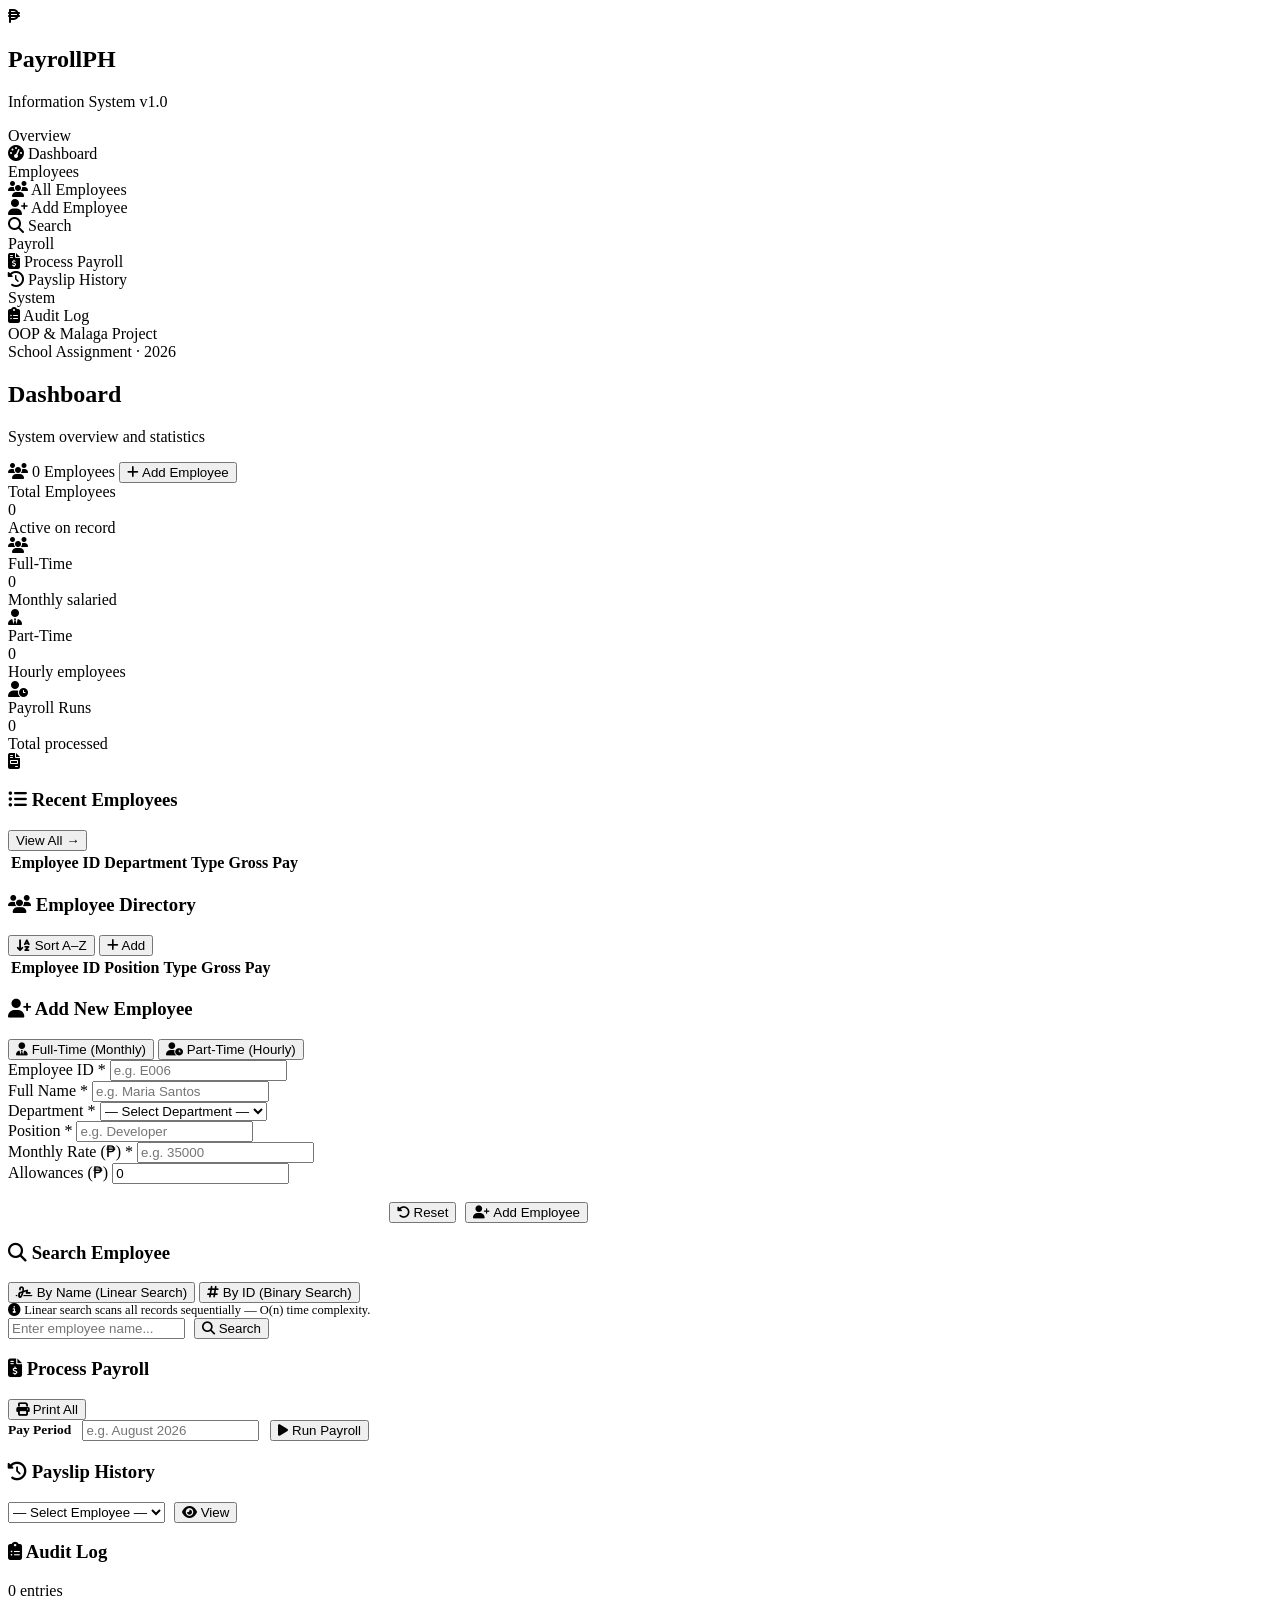
<file: main.html>
<!DOCTYPE html>
<html lang="en">
<head>
    <meta charset="UTF-8">
    <meta name="viewport" content="width=device-width, initial-scale=1.0">
    <title>PayrollPH — Payroll Information System</title>

    <!-- Google Fonts: DM Sans (UI) + DM Mono (numbers/IDs) -->
    <link rel="preconnect" href="https://fonts.googleapis.com">
    <link rel="preconnect" href="https://fonts.gstatic.com" crossorigin>
    <link href="https://fonts.googleapis.com/css2?family=DM+Mono:wght@400;500&family=DM+Sans:wght@300;400;500;600;700&display=swap" rel="stylesheet">

    <!-- Font Awesome (icons) -->
    <link rel="stylesheet" href="https://cdnjs.cloudflare.com/ajax/libs/font-awesome/6.5.0/css/all.min.css">

    <!-- CSS would normally go here (or linked as external file) -->
</head>
<body>

<!-- ══════════════════════════ SIDEBAR ══════════════════════════ -->
<aside class="sidebar">
    <div class="sb-logo">
        <div class="sb-logo-icon"><i class="fas fa-peso-sign"></i></div>
        <div class="sb-logo-text">
            <h1>PayrollPH</h1>
            <p>Information System v1.0</p>
        </div>
    </div>

    <nav class="sb-nav">
        <div class="sb-group-label">Overview</div>
        <div class="sb-item active" data-page="dashboard">
            <i class="fas fa-gauge-high"></i> Dashboard
        </div>

        <div class="sb-group-label">Employees</div>
        <div class="sb-item" data-page="employees">
            <i class="fas fa-users"></i> All Employees
        </div>
        <div class="sb-item" data-page="add">
            <i class="fas fa-user-plus"></i> Add Employee
        </div>
        <div class="sb-item" data-page="search">
            <i class="fas fa-magnifying-glass"></i> Search
        </div>

        <div class="sb-group-label">Payroll</div>
        <div class="sb-item" data-page="payroll">
            <i class="fas fa-file-invoice-dollar"></i> Process Payroll
        </div>
        <div class="sb-item" data-page="history">
            <i class="fas fa-clock-rotate-left"></i> Payslip History
        </div>

        <div class="sb-group-label">System</div>
        <div class="sb-item" data-page="audit">
            <i class="fas fa-clipboard-list"></i> Audit Log
        </div>
    </nav>

    <div class="sb-footer">
        OOP &amp; Malaga Project<br>
        School Assignment · 2026
    </div>
</aside>

<!-- ══════════════════════════ MAIN ══════════════════════════ -->
<main class="main">

    <!-- TOPBAR -->
    <div class="topbar">
        <div class="topbar-left">
            <h2 id="pg-title">Dashboard</h2>
            <p id="pg-sub">System overview and statistics</p>
        </div>
        <div class="topbar-right">
            <span class="badge badge-green" id="emp-badge">
                <i class="fas fa-users"></i> 0 Employees
            </span>
            <button class="btn btn-primary btn-sm" onclick="go('add')">
                <i class="fas fa-plus"></i> Add Employee
            </button>
        </div>
    </div>

    <!-- ════ DASHBOARD ════ -->
    <div class="page active" id="page-dashboard">
        <div class="stats-row">
            <div class="stat-tile">
                <div class="st-body">
                    <div class="st-label">Total Employees</div>
                    <div class="st-value" id="s-total">0</div>
                    <div class="st-sub">Active on record</div>
                </div>
                <div class="st-chip chip-blue"><i class="fas fa-users"></i></div>
            </div>
            <div class="stat-tile">
                <div class="st-body">
                    <div class="st-label">Full-Time</div>
                    <div class="st-value" id="s-ft">0</div>
                    <div class="st-sub">Monthly salaried</div>
                </div>
                <div class="st-chip chip-green"><i class="fas fa-user-tie"></i></div>
            </div>
            <div class="stat-tile">
                <div class="st-body">
                    <div class="st-label">Part-Time</div>
                    <div class="st-value" id="s-pt">0</div>
                    <div class="st-sub">Hourly employees</div>
                </div>
                <div class="st-chip chip-amber"><i class="fas fa-user-clock"></i></div>
            </div>
            <div class="stat-tile">
                <div class="st-body">
                    <div class="st-label">Payroll Runs</div>
                    <div class="st-value" id="s-runs">0</div>
                    <div class="st-sub">Total processed</div>
                </div>
                <div class="st-chip chip-purple"><i class="fas fa-file-invoice"></i></div>
            </div>
        </div>

        <div class="card">
            <div class="card-hd">
                <h3><i class="fas fa-list-ul"></i> Recent Employees</h3>
                <button class="btn btn-outline btn-sm" onclick="go('employees')">View All →</button>
            </div>
            <div class="tbl-wrap">
                <table>
                    <thead>
                        <tr>
                            <th>Employee</th>
                            <th>ID</th>
                            <th>Department</th>
                            <th>Type</th>
                            <th>Gross Pay</th>
                        </tr>
                    </thead>
                    <tbody id="dash-tbody"></tbody>
                </table>
            </div>
        </div>
    </div>

    <!-- ════ ALL EMPLOYEES ════ -->
    <div class="page" id="page-employees">
        <div class="card">
            <div class="card-hd">
                <h3><i class="fas fa-users"></i> Employee Directory</h3>
                <div class="btn-row">
                    <button class="btn btn-outline btn-sm" onclick="doSort()">
                        <i class="fas fa-arrow-down-a-z"></i> Sort A–Z
                    </button>
                    <button class="btn btn-primary btn-sm" onclick="go('add')">
                        <i class="fas fa-plus"></i> Add
                    </button>
                </div>
            </div>
            <div id="emp-alert"></div>
            <div class="tbl-wrap">
                <table>
                    <thead>
                        <tr>
                            <th>Employee</th>
                            <th>ID</th>
                            <th>Position</th>
                            <th>Type</th>
                            <th>Gross Pay</th>
                            <th></th>
                        </tr>
                    </thead>
                    <tbody id="emp-tbody"></tbody>
                </table>
            </div>
        </div>
    </div>

    <!-- ════ ADD EMPLOYEE ════ -->
    <div class="page" id="page-add">
        <div class="card" style="max-width:580px;">
            <div class="card-hd">
                <h3><i class="fas fa-user-plus"></i> Add New Employee</h3>
            </div>
            <div class="card-bd">
                <div id="add-alert"></div>

                <div class="seg">
                    <button class="seg-btn on" id="tgl-ft" onclick="setType('ft')">
                        <i class="fas fa-user-tie"></i> Full-Time (Monthly)
                    </button>
                    <button class="seg-btn" id="tgl-pt" onclick="setType('pt')">
                        <i class="fas fa-user-clock"></i> Part-Time (Hourly)
                    </button>
                </div>

                <div class="form-grid">
                    <div class="fg">
                        <label>Employee ID *</label>
                        <input class="field" id="f-id"   placeholder="e.g. E006" type="text">
                    </div>
                    <div class="fg">
                        <label>Full Name *</label>
                        <input class="field" id="f-name" placeholder="e.g. Maria Santos" type="text">
                    </div>
                    <div class="fg">
                        <label>Department *</label>
                        <select class="field" id="f-dept">
                            <option value="">— Select Department —</option>
                            <option>HR</option>
                            <option>IT</option>
                            <option>Finance</option>
                            <option>Marketing</option>
                            <option>Operations</option>
                            <option>Admin</option>
                        </select>
                    </div>
                    <div class="fg">
                        <label>Position *</label>
                        <input class="field" id="f-pos" placeholder="e.g. Developer" type="text">
                    </div>

                    <!-- Full-Time -->
                    <div class="fg" id="ft-monthly-f">
                        <label>Monthly Rate (₱) *</label>
                        <input class="field" id="f-monthly" placeholder="e.g. 35000" type="number" min="0">
                    </div>
                    <div class="fg" id="ft-allow-f">
                        <label>Allowances (₱)</label>
                        <input class="field" id="f-allow" placeholder="e.g. 3000" type="number" min="0" value="0">
                    </div>

                    <!-- Part-Time (hidden initially) -->
                    <div class="fg" id="pt-hr-f" style="display:none;">
                        <label>Hourly Rate (₱) *</label>
                        <input class="field" id="f-hrate" placeholder="e.g. 150" type="number" min="0">
                    </div>
                    <div class="fg" id="pt-hrs-f" style="display:none;">
                        <label>Hours Worked *</label>
                        <input class="field" id="f-hrs" placeholder="e.g. 80" type="number" min="0">
                    </div>
                </div>

                <div style="display:flex;gap:9px;justify-content:flex-end;margin-top:18px;">
                    <button class="btn btn-outline" onclick="clearForm()">
                        <i class="fas fa-rotate-left"></i> Reset
                    </button>
                    <button class="btn btn-primary" onclick="addEmployee()">
                        <i class="fas fa-user-plus"></i> Add Employee
                    </button>
                </div>
            </div>
        </div>
    </div>

    <!-- ════ SEARCH ════ -->
    <div class="page" id="page-search">
        <div class="card" style="max-width:600px;">
            <div class="card-hd">
                <h3><i class="fas fa-magnifying-glass"></i> Search Employee</h3>
            </div>
            <div class="card-bd">
                <div class="seg">
                    <button class="seg-btn on" id="srch-nm" onclick="setSrch('name')">
                        <i class="fas fa-signature"></i> By Name (Linear Search)
                    </button>
                    <button class="seg-btn" id="srch-id" onclick="setSrch('id')">
                        <i class="fas fa-hashtag"></i> By ID (Binary Search)
                    </button>
                </div>

                <div class="alert alert-info" id="srch-info" style="font-size:12.5px;">
                    <i class="fas fa-info-circle"></i>
                    <span id="srch-info-txt">Linear search scans all records sequentially — O(n) time complexity.</span>
                </div>

                <div style="display:flex;gap:9px;margin-bottom:18px;">
                    <input class="field" id="srch-q" placeholder="Enter employee name...">
                    <button class="btn btn-primary" onclick="doSearch()">
                        <i class="fas fa-search"></i> Search
                    </button>
                </div>
                <div id="srch-out"></div>
            </div>
        </div>
    </div>

    <!-- ════ PROCESS PAYROLL ════ -->
    <div class="page" id="page-payroll">
        <div class="card" style="max-width:820px;">
            <div class="card-hd">
                <h3><i class="fas fa-file-invoice-dollar"></i> Process Payroll</h3>
                <div class="btn-row">
                    <button class="btn btn-outline btn-sm" onclick="window.print()">
                        <i class="fas fa-print"></i> Print All
                    </button>
                </div>
            </div>
            <div class="card-bd">
                <div id="pay-alert"></div>
                <div class="period-bar" style="display:flex;align-items:center;gap:11px;margin-bottom:20px;">
                    <span style="font-weight:600;font-size:13.5px;white-space:nowrap;">Pay Period</span>
                    <input class="field" id="pay-period" style="max-width:200px;" placeholder="e.g. August 2026" type="text">
                    <button class="btn btn-success" onclick="runPayroll()">
                        <i class="fas fa-play"></i> Run Payroll
                    </button>
                </div>
                <div id="pay-out"></div>
            </div>
        </div>
    </div>

    <!-- ════ PAYSLIP HISTORY ════ -->
    <div class="page" id="page-history">
        <div class="card" style="max-width:720px;">
            <div class="card-hd">
                <h3><i class="fas fa-clock-rotate-left"></i> Payslip History</h3>
            </div>
            <div class="card-bd">
                <div style="display:flex;gap:9px;margin-bottom:18px;">
                    <select class="field" id="hist-sel">
                        <option value="">— Select Employee —</option>
                    </select>
                    <button class="btn btn-primary" onclick="viewHistory()">
                        <i class="fas fa-eye"></i> View
                    </button>
                </div>
                <div id="hist-out"></div>
            </div>
        </div>
    </div>

    <!-- ════ AUDIT LOG ════ -->
    <div class="page" id="page-audit">
        <div class="card" style="max-width:700px;">
            <div class="card-hd">
                <h3><i class="fas fa-clipboard-list"></i> Audit Log</h3>
                <span class="badge badge-blue" id="audit-badge">0 entries</span>
            </div>
            <div class="card-bd">
                <div id="audit-out"></div>
            </div>
        </div>
    </div>

</main>

<!-- JavaScript would normally go here (or linked as external file) -->
</body>
</html>
</file>
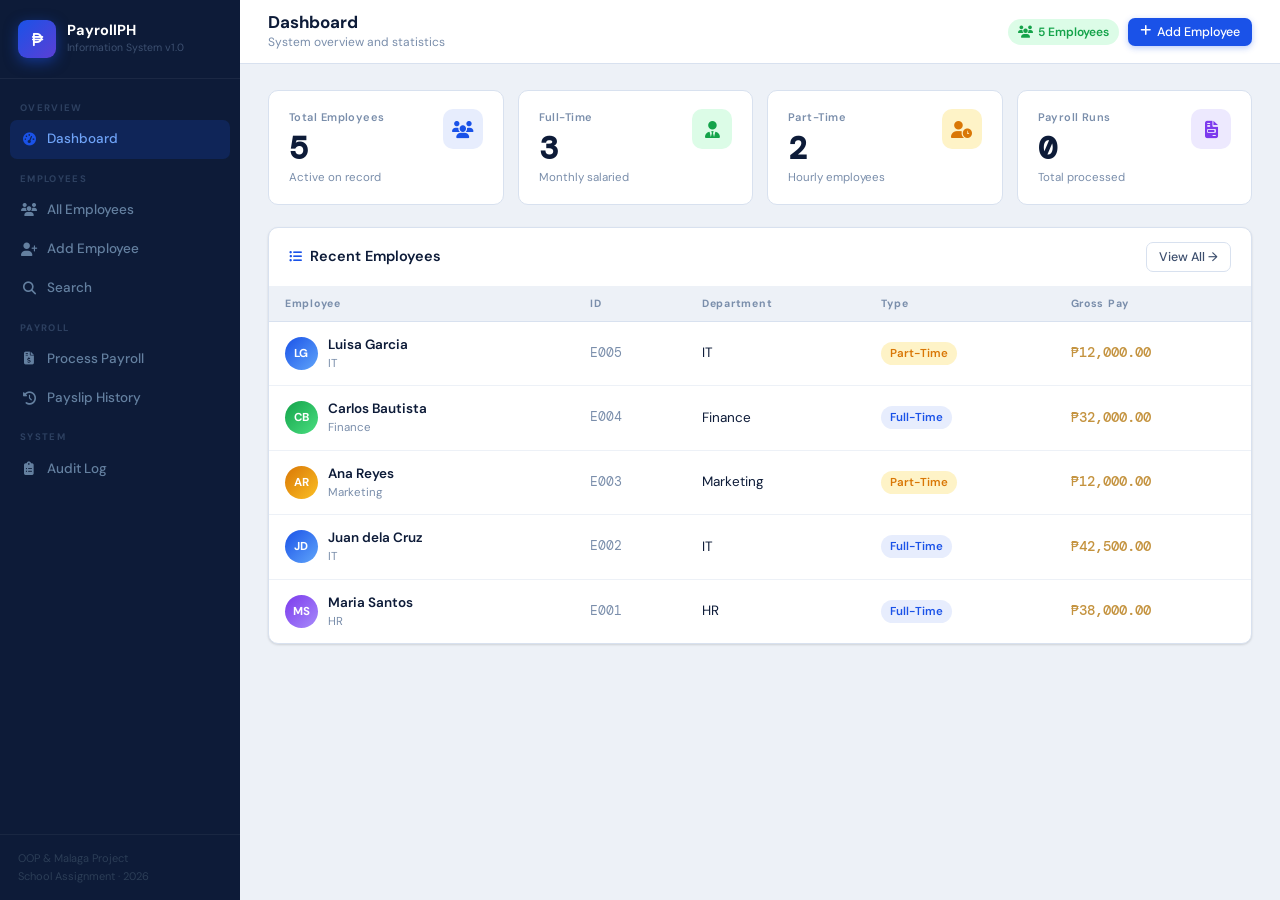
<file: PayrollPH.html>
<!DOCTYPE html>
<html lang="en">
<head>
    <meta charset="UTF-8">
    <meta name="viewport" content="width=device-width, initial-scale=1.0">
    <title>PayrollPH — Payroll Information System</title>

    <!-- Google Fonts: DM Sans (UI) + DM Mono (numbers/IDs) -->
    <link rel="preconnect" href="https://fonts.googleapis.com">
    <link rel="preconnect" href="https://fonts.gstatic.com" crossorigin>
    <link href="https://fonts.googleapis.com/css2?family=DM+Mono:wght@400;500&family=DM+Sans:wght@300;400;500;600;700&display=swap" rel="stylesheet">

    <!-- Font Awesome (icons) -->
    <link rel="stylesheet" href="https://cdnjs.cloudflare.com/ajax/libs/font-awesome/6.5.0/css/all.min.css">

    <style>
    /* ═════════════════════════════════════════════════════
       CSS — DESIGN TOKENS
    ═════════════════════════════════════════════════════ */
    :root {
        --navy:        #0d1b38;
        --navy-mid:    #162445;
        --navy-soft:   #1e3261;
        --blue:        #1a52e8;
        --blue-hover:  #1541c9;
        --blue-light:  #e7edfd;
        --gold:        #c4933f;
        --gold-light:  #fdf3e3;
        --bg:          #edf1f7;
        --surface:     #ffffff;
        --border:      #d8e1ef;
        --border-soft: #edf1f7;
        --text-1:      #0d1b38;
        --text-2:      #3d4f6e;
        --text-3:      #7a8eab;
        --green:       #14a34a;
        --green-light: #dcfce7;
        --red:         #dc2626;
        --red-light:   #fee2e2;
        --amber:       #d97706;
        --amber-light: #fef3c7;
        --purple:      #7c3aed;
        --purple-light:#ede9fe;

        --sidebar-w:   240px;
        --topbar-h:    64px;
        --r:           10px;
        --r-sm:        7px;

        --shadow-sm: 0 1px 2px rgba(0,0,0,.06), 0 1px 3px rgba(0,0,0,.08);
        --shadow:    0 2px 8px rgba(0,0,0,.08), 0 0 0 1px rgba(0,0,0,.03);
        --shadow-md: 0 6px 18px rgba(0,0,0,.1),  0 0 0 1px rgba(0,0,0,.03);
        --shadow-lg: 0 16px 36px rgba(0,0,0,.13), 0 0 0 1px rgba(0,0,0,.03);
    }

    *, *::before, *::after { box-sizing: border-box; margin: 0; padding: 0; }

    html { scroll-behavior: smooth; }

    body {
        font-family: 'DM Sans', sans-serif;
        background: var(--bg);
        color: var(--text-1);
        min-height: 100vh;
        display: flex;
        font-size: 14px;
        line-height: 1.5;
    }

    /* ═════════════════════════════════════════════════════
       SIDEBAR
    ═════════════════════════════════════════════════════ */
    .sidebar {
        width: var(--sidebar-w);
        background: var(--navy);
        color: #8ba0c0;
        position: fixed;
        top: 0; left: 0; bottom: 0;
        display: flex; flex-direction: column;
        z-index: 200;
        overflow-y: auto;
        overflow-x: hidden;
    }

    .sb-logo {
        padding: 20px 18px;
        border-bottom: 1px solid rgba(255,255,255,.06);
        display: flex; align-items: center; gap: 11px;
    }

    .sb-logo-icon {
        width: 38px; height: 38px; border-radius: 9px; flex-shrink: 0;
        background: linear-gradient(135deg, var(--blue) 0%, #5b3fd4 100%);
        display: flex; align-items: center; justify-content: center;
        font-size: 15px; color: #fff;
        box-shadow: 0 4px 14px rgba(26,82,232,.5);
    }

    .sb-logo-text h1 {
        font-size: 14.5px; font-weight: 700; color: #fff; line-height: 1.2;
    }

    .sb-logo-text p {
        font-size: 10.5px; color: #3d5070; margin-top: 1px;
    }

    .sb-nav { padding: 10px 10px; flex: 1; }

    .sb-group-label {
        font-size: 9.5px; font-weight: 700; letter-spacing: .14em;
        text-transform: uppercase; color: #2d4060;
        padding: 12px 10px 5px;
    }

    .sb-item {
        display: flex; align-items: center; gap: 10px;
        padding: 9px 11px;
        border-radius: var(--r-sm);
        cursor: pointer; user-select: none;
        font-size: 13.5px; font-weight: 500; color: #6480a0;
        transition: background .15s, color .15s;
        margin-bottom: 1px;
    }

    .sb-item i { width: 16px; text-align: center; font-size: 13px; flex-shrink: 0; }
    .sb-item:hover { background: rgba(255,255,255,.04); color: #c0d0e0; }
    .sb-item.active { background: rgba(26,82,232,.18); color: #6fa3f7; }
    .sb-item.active i { color: var(--blue); }

    .sb-footer {
        padding: 14px 18px;
        border-top: 1px solid rgba(255,255,255,.05);
        font-size: 11px; color: #2c3e57; line-height: 1.7;
    }

    /* ═════════════════════════════════════════════════════
       MAIN LAYOUT
    ═════════════════════════════════════════════════════ */
    .main { margin-left: var(--sidebar-w); flex: 1; min-width: 0; }

    .topbar {
        height: var(--topbar-h);
        background: var(--surface);
        border-bottom: 1px solid var(--border);
        padding: 0 28px;
        display: flex; align-items: center; justify-content: space-between;
        position: sticky; top: 0; z-index: 100;
        box-shadow: 0 1px 0 var(--border-soft);
    }

    .topbar-left h2 { font-size: 17px; font-weight: 700; line-height: 1.2; }
    .topbar-left p  { font-size: 12px; color: var(--text-3); margin-top: 1px; }
    .topbar-right   { display: flex; gap: 9px; align-items: center; }

    /* ═════════════════════════════════════════════════════
       PAGES
    ═════════════════════════════════════════════════════ */
    .page { display: none; padding: 26px 28px 48px; }
    .page.active {
        display: block;
        animation: pgIn .18s ease;
    }

    @keyframes pgIn {
        from { opacity: 0; transform: translateY(7px); }
        to   { opacity: 1; transform: translateY(0); }
    }

    /* ═════════════════════════════════════════════════════
       STAT ROW (dashboard top — not the SaaS-card kit)
    ═════════════════════════════════════════════════════ */
    .stats-row {
        display: grid;
        grid-template-columns: repeat(4, 1fr);
        gap: 14px; margin-bottom: 22px;
    }

    .stat-tile {
        background: var(--surface);
        border: 1px solid var(--border);
        border-radius: var(--r);
        padding: 18px 20px;
        display: flex; justify-content: space-between; align-items: flex-start;
        transition: box-shadow .15s;
    }

    .stat-tile:hover { box-shadow: var(--shadow-md); }

    .stat-tile .st-body {}
    .st-label { font-size: 11px; font-weight: 600; color: var(--text-3); letter-spacing: .04em; margin-bottom: 6px; }
    .st-value { font-size: 32px; font-weight: 700; line-height: 1; font-family: 'DM Mono', monospace; }
    .st-sub   { font-size: 11.5px; color: var(--text-3); margin-top: 5px; }

    .st-chip {
        width: 40px; height: 40px; border-radius: 10px; flex-shrink: 0;
        display: flex; align-items: center; justify-content: center;
        font-size: 17px;
    }

    .chip-blue   { background: var(--blue-light);   color: var(--blue); }
    .chip-green  { background: var(--green-light);  color: var(--green); }
    .chip-amber  { background: var(--amber-light);  color: var(--amber); }
    .chip-purple { background: var(--purple-light); color: var(--purple); }

    /* ═════════════════════════════════════════════════════
       CARD
    ═════════════════════════════════════════════════════ */
    .card {
        background: var(--surface);
        border: 1px solid var(--border);
        border-radius: var(--r);
        overflow: hidden;
        margin-bottom: 18px;
        box-shadow: var(--shadow-sm);
    }

    .card-hd {
        padding: 14px 20px;
        border-bottom: 1px solid var(--border-soft);
        display: flex; align-items: center; justify-content: space-between; gap: 10px;
    }

    .card-hd h3 {
        font-size: 14.5px; font-weight: 600; color: var(--text-1);
        display: flex; align-items: center; gap: 8px;
    }

    .card-hd h3 i { color: var(--blue); font-size: 13px; }
    .card-bd { padding: 20px; }

    /* ═════════════════════════════════════════════════════
       TABLE — data-forward, no outer cage
    ═════════════════════════════════════════════════════ */
    .tbl-wrap { overflow-x: auto; }

    table { width: 100%; border-collapse: collapse; }

    thead th {
        padding: 9px 16px;
        text-align: left;
        font-size: 10.5px; font-weight: 700; letter-spacing: .07em;
        color: var(--text-3);
        background: var(--bg);
        border-bottom: 1px solid var(--border);
        white-space: nowrap;
    }

    tbody td {
        padding: 13px 16px;
        border-bottom: 1px solid var(--border-soft);
        vertical-align: middle;
        font-size: 13.5px;
    }

    tbody tr:last-child td { border-bottom: none; }
    tbody tr:hover td { background: #f7f9fc; }

    .emp-cell { display: flex; align-items: center; gap: 10px; }

    .avatar {
        width: 33px; height: 33px; border-radius: 50%; flex-shrink: 0;
        display: flex; align-items: center; justify-content: center;
        font-size: 11.5px; font-weight: 700; color: #fff; letter-spacing: .02em;
    }

    /* dept gradient avatars */
    .av-HR        { background: linear-gradient(135deg,#7c3aed,#a78bfa); }
    .av-IT        { background: linear-gradient(135deg,#1a52e8,#60a5fa); }
    .av-Finance   { background: linear-gradient(135deg,#14a34a,#4ade80); }
    .av-Marketing { background: linear-gradient(135deg,#d97706,#fbbf24); }
    .av-Operations{ background: linear-gradient(135deg,#dc2626,#f87171); }
    .av-Admin     { background: linear-gradient(135deg,#0284c7,#38bdf8); }
    .av-Other     { background: linear-gradient(135deg,#64748b,#94a3b8); }

    .emp-name { font-weight: 600; font-size: 13.5px; }
    .emp-dept { font-size: 11.5px; color: var(--text-3); }

    .pill {
        display: inline-flex; align-items: center; gap: 4px;
        padding: 3px 9px; border-radius: 100px;
        font-size: 11.5px; font-weight: 600;
    }

    .pill-ft { background: var(--blue-light); color: var(--blue); }
    .pill-pt { background: var(--amber-light); color: var(--amber); }

    .mono { font-family: 'DM Mono', monospace; font-size: 12.5px; color: var(--text-3); }
    .peso { font-family: 'DM Mono', monospace; font-weight: 500; color: var(--gold); }

    /* ═════════════════════════════════════════════════════
       BUTTONS
    ═════════════════════════════════════════════════════ */
    .btn {
        display: inline-flex; align-items: center; gap: 6px;
        padding: 8px 15px; border-radius: var(--r-sm);
        font-size: 13.5px; font-weight: 500; font-family: 'DM Sans', sans-serif;
        border: none; cursor: pointer; white-space: nowrap;
        transition: background .15s, box-shadow .15s, transform .1s;
    }

    .btn:active { transform: scale(.98); }

    .btn-primary {
        background: var(--blue); color: #fff;
        box-shadow: 0 2px 6px rgba(26,82,232,.3);
    }

    .btn-primary:hover { background: var(--blue-hover); box-shadow: 0 4px 14px rgba(26,82,232,.4); }

    .btn-success {
        background: var(--green); color: #fff;
        box-shadow: 0 2px 6px rgba(20,163,74,.25);
    }

    .btn-success:hover { background: #0f8038; }

    .btn-danger { background: var(--red); color: #fff; }
    .btn-danger:hover { background: #b91c1c; }

    .btn-outline {
        background: var(--surface); color: var(--text-2);
        border: 1px solid var(--border);
    }

    .btn-outline:hover { background: var(--bg); }

    .btn-sm  { padding: 6px 12px; font-size: 12.5px; }
    .btn-xs  { padding: 4px 9px;  font-size: 12px; }
    .btn-ico { width: 30px; height: 30px; padding: 0; justify-content: center; border-radius: 6px; }

    .btn-row { display: flex; gap: 8px; flex-wrap: wrap; }

    /* ═════════════════════════════════════════════════════
       BADGE
    ═════════════════════════════════════════════════════ */
    .badge {
        display: inline-flex; align-items: center; gap: 5px;
        padding: 4px 10px; border-radius: 100px;
        font-size: 12px; font-weight: 600;
    }

    .badge-blue  { background: var(--blue-light);  color: var(--blue); }
    .badge-green { background: var(--green-light); color: var(--green); }

    /* ═════════════════════════════════════════════════════
       FORM
    ═════════════════════════════════════════════════════ */
    .form-grid { display: grid; grid-template-columns: 1fr 1fr; gap: 14px; }
    .fg { display: flex; flex-direction: column; gap: 5px; }
    .fg.span2 { grid-column: 1/-1; }

    .fg label { font-size: 12.5px; font-weight: 600; color: var(--text-2); }

    .field {
        padding: 9px 12px;
        border: 1.5px solid var(--border);
        border-radius: var(--r-sm);
        font-size: 13.5px; font-family: 'DM Sans', sans-serif;
        color: var(--text-1); background: var(--surface);
        outline: none; width: 100%;
        transition: border-color .15s, box-shadow .15s;
    }

    .field:focus { border-color: var(--blue); box-shadow: 0 0 0 3px rgba(26,82,232,.1); }
    .field::placeholder { color: var(--text-3); }

    /* ═════════════════════════════════════════════════════
       SEGMENTED TOGGLE
    ═════════════════════════════════════════════════════ */
    .seg { display: flex; gap: 7px; margin-bottom: 16px; }

    .seg-btn {
        flex: 1; padding: 9px 14px;
        border: 1.5px solid var(--border);
        border-radius: var(--r-sm);
        background: var(--surface); cursor: pointer;
        font-size: 13px; font-weight: 600; font-family: 'DM Sans', sans-serif;
        display: flex; align-items: center; justify-content: center; gap: 8px;
        color: var(--text-3); transition: all .15s;
    }

    .seg-btn:hover { border-color: var(--blue); color: var(--blue); }

    .seg-btn.on {
        border-color: var(--blue);
        background: var(--blue-light);
        color: var(--blue);
    }

    /* ═════════════════════════════════════════════════════
       ALERT STRIP
    ═════════════════════════════════════════════════════ */
    .alert {
        padding: 10px 14px; border-radius: var(--r-sm);
        font-size: 13px; font-weight: 500;
        display: flex; align-items: center; gap: 9px;
        margin-bottom: 13px;
    }

    .alert-ok   { background: var(--green-light);  color: #155724; }
    .alert-err  { background: var(--red-light);    color: #7f1d1d; }
    .alert-info { background: var(--blue-light);   color: #1e3a8a; }
    .alert-warn { background: var(--amber-light);  color: #78350f; }

    /* ═════════════════════════════════════════════════════
       PAYSLIP — styled as an actual printed document
    ═════════════════════════════════════════════════════ */
    .slip {
        border: 1px solid var(--border);
        border-radius: var(--r);
        overflow: hidden;
        margin-bottom: 16px;
        box-shadow: var(--shadow-md);
        page-break-inside: avoid;
    }

    .slip-head {
        background: linear-gradient(135deg, #0d1b38 0%, #162b5c 40%, #1a3a7a 100%);
        padding: 18px 22px 16px;
        color: #fff;
        border-bottom: 3px solid var(--gold);
    }

    .slip-head-top {
        display: flex; align-items: flex-start; justify-content: space-between;
        margin-bottom: 14px;
    }

    .slip-org { font-size: 11px; font-weight: 600; letter-spacing: .1em; opacity: .6; }
    .slip-title {
        font-size: 20px; font-weight: 700; letter-spacing: .04em;
        margin-top: 3px;
    }

    .slip-stamp {
        background: rgba(196,147,63,.15); border: 1px solid rgba(196,147,63,.4);
        border-radius: 6px; padding: 6px 12px; text-align: center;
    }

    .slip-stamp .period { font-size: 12px; font-weight: 700; color: var(--gold); letter-spacing: .06em; }
    .slip-stamp .label  { font-size: 9.5px; color: rgba(255,255,255,.5); margin-top: 1px; }

    .slip-meta {
        display: grid; grid-template-columns: 1fr 1fr;
        gap: 4px 24px; font-size: 12.5px; opacity: .85;
    }

    .slip-meta span b { font-weight: 600; opacity: 1; }

    .slip-body { padding: 18px 22px; }

    .slip-sec-title {
        font-size: 9.5px; font-weight: 700; letter-spacing: .12em;
        color: var(--text-3); margin-bottom: 9px;
        padding-bottom: 6px; border-bottom: 1px solid var(--border-soft);
    }

    .slip-row {
        display: flex; justify-content: space-between;
        padding: 5px 0; font-size: 13.5px;
    }

    .slip-row .lbl { color: var(--text-2); }
    .slip-row .val { font-family: 'DM Mono', monospace; font-weight: 500; }
    .slip-row.ded .val { color: var(--red); }

    .slip-sep { border: none; border-top: 1px dashed var(--border); margin: 8px 0; }

    .slip-row.totded { font-weight: 700; }
    .slip-row.totded .val { color: var(--red); }

    .slip-net {
        margin-top: 14px;
        background: var(--gold-light);
        border: 1.5px solid rgba(196,147,63,.4);
        border-radius: 9px; padding: 14px 18px;
        display: flex; justify-content: space-between; align-items: center;
    }

    .slip-net .lbl {
        font-size: 14.5px; font-weight: 700; color: var(--text-1);
        display: flex; align-items: center; gap: 8px;
    }

    .slip-net .amount {
        font-family: 'DM Mono', monospace;
        font-size: 26px; font-weight: 700; color: var(--gold);
    }

    .slip-sec { margin-bottom: 14px; }

    /* ═════════════════════════════════════════════════════
       AUDIT LOG
    ═════════════════════════════════════════════════════ */
    .audit-item {
        display: flex; gap: 12px; padding: 10px 0;
        border-bottom: 1px solid var(--border-soft);
    }

    .audit-item:last-child { border-bottom: none; }

    .audit-dot {
        width: 7px; height: 7px; border-radius: 50%;
        background: var(--blue); flex-shrink: 0;
        margin-top: 5px;
    }

    .audit-action { font-size: 13px; color: var(--text-1); line-height: 1.4; }
    .audit-time   { font-size: 10.5px; color: var(--text-3); margin-top: 2px; }

    /* ═════════════════════════════════════════════════════
       EMPTY STATE
    ═════════════════════════════════════════════════════ */
    .empty {
        text-align: center; padding: 40px 20px; color: var(--text-3);
    }

    .empty i { font-size: 34px; opacity: .2; margin-bottom: 10px; display: block; }
    .empty p { font-size: 13.5px; }
    .empty a { color: var(--blue); font-weight: 600; text-decoration: none; }

    /* ═════════════════════════════════════════════════════
       SEARCH RESULT PANEL
    ═════════════════════════════════════════════════════ */
    .found-panel {
        border: 1px solid var(--border);
        border-radius: var(--r); overflow: hidden;
        box-shadow: var(--shadow);
    }

    .found-head {
        background: linear-gradient(90deg, #f7f9fc, var(--surface));
        padding: 16px 18px; border-bottom: 1px solid var(--border-soft);
        display: flex; align-items: center; gap: 13px;
    }

    .found-av {
        width: 50px; height: 50px; border-radius: 13px;
        display: flex; align-items: center; justify-content: center;
        font-size: 17px; font-weight: 700; color: #fff; flex-shrink: 0;
    }

    .found-body { padding: 16px 18px; }

    .found-grid { display: grid; grid-template-columns: 1fr 1fr; gap: 12px 20px; }
    .found-item label { display: block; font-size: 10.5px; font-weight: 700; color: var(--text-3); letter-spacing: .08em; margin-bottom: 2px; }
    .found-item span  { font-size: 14px; font-weight: 600; }

    /* ═════════════════════════════════════════════════════
       PRINT STYLES
    ═════════════════════════════════════════════════════ */
    @media print {
        .sidebar, .topbar, .btn-row, .period-bar, .card-hd .btn-row { display: none !important; }
        .main { margin-left: 0 !important; }
        .page { display: block !important; padding: 0 !important; }
        .slip { box-shadow: none !important; }
    }

    /* ═════════════════════════════════════════════════════
       MISC
    ═════════════════════════════════════════════════════ */
    hr.soft { border: none; border-top: 1px solid var(--border-soft); margin: 14px 0; }

    ::-webkit-scrollbar { width: 5px; height: 5px; }
    ::-webkit-scrollbar-track { background: transparent; }
    ::-webkit-scrollbar-thumb { background: #c5d0e0; border-radius: 10px; }
    </style>
</head>
<body>

<!-- ══════════════════════════ SIDEBAR ══════════════════════════ -->
<aside class="sidebar">
    <div class="sb-logo">
        <div class="sb-logo-icon"><i class="fas fa-peso-sign"></i></div>
        <div class="sb-logo-text">
            <h1>PayrollPH</h1>
            <p>Information System v1.0</p>
        </div>
    </div>

    <nav class="sb-nav">
        <div class="sb-group-label">Overview</div>
        <div class="sb-item active" data-page="dashboard">
            <i class="fas fa-gauge-high"></i> Dashboard
        </div>

        <div class="sb-group-label">Employees</div>
        <div class="sb-item" data-page="employees">
            <i class="fas fa-users"></i> All Employees
        </div>
        <div class="sb-item" data-page="add">
            <i class="fas fa-user-plus"></i> Add Employee
        </div>
        <div class="sb-item" data-page="search">
            <i class="fas fa-magnifying-glass"></i> Search
        </div>

        <div class="sb-group-label">Payroll</div>
        <div class="sb-item" data-page="payroll">
            <i class="fas fa-file-invoice-dollar"></i> Process Payroll
        </div>
        <div class="sb-item" data-page="history">
            <i class="fas fa-clock-rotate-left"></i> Payslip History
        </div>

        <div class="sb-group-label">System</div>
        <div class="sb-item" data-page="audit">
            <i class="fas fa-clipboard-list"></i> Audit Log
        </div>
    </nav>

    <div class="sb-footer">
        OOP &amp; Malaga Project<br>
        School Assignment · 2026
    </div>
</aside>

<!-- ══════════════════════════ MAIN ══════════════════════════ -->
<main class="main">

    <!-- TOPBAR -->
    <div class="topbar">
        <div class="topbar-left">
            <h2 id="pg-title">Dashboard</h2>
            <p id="pg-sub">System overview and statistics</p>
        </div>
        <div class="topbar-right">
            <span class="badge badge-green" id="emp-badge">
                <i class="fas fa-users"></i> 0 Employees
            </span>
            <button class="btn btn-primary btn-sm" onclick="go('add')">
                <i class="fas fa-plus"></i> Add Employee
            </button>
        </div>
    </div>

    <!-- ════ DASHBOARD ════ -->
    <div class="page active" id="page-dashboard">
        <div class="stats-row">
            <div class="stat-tile">
                <div class="st-body">
                    <div class="st-label">Total Employees</div>
                    <div class="st-value" id="s-total">0</div>
                    <div class="st-sub">Active on record</div>
                </div>
                <div class="st-chip chip-blue"><i class="fas fa-users"></i></div>
            </div>
            <div class="stat-tile">
                <div class="st-body">
                    <div class="st-label">Full-Time</div>
                    <div class="st-value" id="s-ft">0</div>
                    <div class="st-sub">Monthly salaried</div>
                </div>
                <div class="st-chip chip-green"><i class="fas fa-user-tie"></i></div>
            </div>
            <div class="stat-tile">
                <div class="st-body">
                    <div class="st-label">Part-Time</div>
                    <div class="st-value" id="s-pt">0</div>
                    <div class="st-sub">Hourly employees</div>
                </div>
                <div class="st-chip chip-amber"><i class="fas fa-user-clock"></i></div>
            </div>
            <div class="stat-tile">
                <div class="st-body">
                    <div class="st-label">Payroll Runs</div>
                    <div class="st-value" id="s-runs">0</div>
                    <div class="st-sub">Total processed</div>
                </div>
                <div class="st-chip chip-purple"><i class="fas fa-file-invoice"></i></div>
            </div>
        </div>

        <div class="card">
            <div class="card-hd">
                <h3><i class="fas fa-list-ul"></i> Recent Employees</h3>
                <button class="btn btn-outline btn-sm" onclick="go('employees')">View All →</button>
            </div>
            <div class="tbl-wrap">
                <table>
                    <thead>
                        <tr>
                            <th>Employee</th>
                            <th>ID</th>
                            <th>Department</th>
                            <th>Type</th>
                            <th>Gross Pay</th>
                        </tr>
                    </thead>
                    <tbody id="dash-tbody"></tbody>
                </table>
            </div>
        </div>
    </div>

    <!-- ════ ALL EMPLOYEES ════ -->
    <div class="page" id="page-employees">
        <div class="card">
            <div class="card-hd">
                <h3><i class="fas fa-users"></i> Employee Directory</h3>
                <div class="btn-row">
                    <button class="btn btn-outline btn-sm" onclick="doSort()">
                        <i class="fas fa-arrow-down-a-z"></i> Sort A–Z
                    </button>
                    <button class="btn btn-primary btn-sm" onclick="go('add')">
                        <i class="fas fa-plus"></i> Add
                    </button>
                </div>
            </div>
            <div id="emp-alert"></div>
            <div class="tbl-wrap">
                <table>
                    <thead>
                        <tr>
                            <th>Employee</th>
                            <th>ID</th>
                            <th>Position</th>
                            <th>Type</th>
                            <th>Gross Pay</th>
                            <th></th>
                        </tr>
                    </thead>
                    <tbody id="emp-tbody"></tbody>
                </table>
            </div>
        </div>
    </div>

    <!-- ════ ADD EMPLOYEE ════ -->
    <div class="page" id="page-add">
        <div class="card" style="max-width:580px;">
            <div class="card-hd">
                <h3><i class="fas fa-user-plus"></i> Add New Employee</h3>
            </div>
            <div class="card-bd">
                <div id="add-alert"></div>

                <div class="seg">
                    <button class="seg-btn on" id="tgl-ft" onclick="setType('ft')">
                        <i class="fas fa-user-tie"></i> Full-Time (Monthly)
                    </button>
                    <button class="seg-btn" id="tgl-pt" onclick="setType('pt')">
                        <i class="fas fa-user-clock"></i> Part-Time (Hourly)
                    </button>
                </div>

                <div class="form-grid">
                    <div class="fg">
                        <label>Employee ID *</label>
                        <input class="field" id="f-id"   placeholder="e.g. E006" type="text">
                    </div>
                    <div class="fg">
                        <label>Full Name *</label>
                        <input class="field" id="f-name" placeholder="e.g. Maria Santos" type="text">
                    </div>
                    <div class="fg">
                        <label>Department *</label>
                        <select class="field" id="f-dept">
                            <option value="">— Select Department —</option>
                            <option>HR</option>
                            <option>IT</option>
                            <option>Finance</option>
                            <option>Marketing</option>
                            <option>Operations</option>
                            <option>Admin</option>
                        </select>
                    </div>
                    <div class="fg">
                        <label>Position *</label>
                        <input class="field" id="f-pos" placeholder="e.g. Developer" type="text">
                    </div>

                    <!-- Full-Time -->
                    <div class="fg" id="ft-monthly-f">
                        <label>Monthly Rate (₱) *</label>
                        <input class="field" id="f-monthly" placeholder="e.g. 35000" type="number" min="0">
                    </div>
                    <div class="fg" id="ft-allow-f">
                        <label>Allowances (₱)</label>
                        <input class="field" id="f-allow" placeholder="e.g. 3000" type="number" min="0" value="0">
                    </div>

                    <!-- Part-Time (hidden initially) -->
                    <div class="fg" id="pt-hr-f" style="display:none;">
                        <label>Hourly Rate (₱) *</label>
                        <input class="field" id="f-hrate" placeholder="e.g. 150" type="number" min="0">
                    </div>
                    <div class="fg" id="pt-hrs-f" style="display:none;">
                        <label>Hours Worked *</label>
                        <input class="field" id="f-hrs" placeholder="e.g. 80" type="number" min="0">
                    </div>
                </div>

                <div style="display:flex;gap:9px;justify-content:flex-end;margin-top:18px;">
                    <button class="btn btn-outline" onclick="clearForm()">
                        <i class="fas fa-rotate-left"></i> Reset
                    </button>
                    <button class="btn btn-primary" onclick="addEmployee()">
                        <i class="fas fa-user-plus"></i> Add Employee
                    </button>
                </div>
            </div>
        </div>
    </div>

    <!-- ════ SEARCH ════ -->
    <div class="page" id="page-search">
        <div class="card" style="max-width:600px;">
            <div class="card-hd">
                <h3><i class="fas fa-magnifying-glass"></i> Search Employee</h3>
            </div>
            <div class="card-bd">
                <div class="seg">
                    <button class="seg-btn on" id="srch-nm" onclick="setSrch('name')">
                        <i class="fas fa-signature"></i> By Name (Linear Search)
                    </button>
                    <button class="seg-btn" id="srch-id" onclick="setSrch('id')">
                        <i class="fas fa-hashtag"></i> By ID (Binary Search)
                    </button>
                </div>

                <div class="alert alert-info" id="srch-info" style="font-size:12.5px;">
                    <i class="fas fa-info-circle"></i>
                    <span id="srch-info-txt">Linear search scans all records sequentially — O(n) time complexity.</span>
                </div>

                <div style="display:flex;gap:9px;margin-bottom:18px;">
                    <input class="field" id="srch-q" placeholder="Enter employee name...">
                    <button class="btn btn-primary" onclick="doSearch()">
                        <i class="fas fa-search"></i> Search
                    </button>
                </div>
                <div id="srch-out"></div>
            </div>
        </div>
    </div>

    <!-- ════ PROCESS PAYROLL ════ -->
    <div class="page" id="page-payroll">
        <div class="card" style="max-width:820px;">
            <div class="card-hd">
                <h3><i class="fas fa-file-invoice-dollar"></i> Process Payroll</h3>
                <div class="btn-row">
                    <button class="btn btn-outline btn-sm" onclick="window.print()">
                        <i class="fas fa-print"></i> Print All
                    </button>
                </div>
            </div>
            <div class="card-bd">
                <div id="pay-alert"></div>
                <div class="period-bar" style="display:flex;align-items:center;gap:11px;margin-bottom:20px;">
                    <span style="font-weight:600;font-size:13.5px;white-space:nowrap;">Pay Period</span>
                    <input class="field" id="pay-period" style="max-width:200px;" placeholder="e.g. August 2026" type="text">
                    <button class="btn btn-success" onclick="runPayroll()">
                        <i class="fas fa-play"></i> Run Payroll
                    </button>
                </div>
                <div id="pay-out"></div>
            </div>
        </div>
    </div>

    <!-- ════ PAYSLIP HISTORY ════ -->
    <div class="page" id="page-history">
        <div class="card" style="max-width:720px;">
            <div class="card-hd">
                <h3><i class="fas fa-clock-rotate-left"></i> Payslip History</h3>
            </div>
            <div class="card-bd">
                <div style="display:flex;gap:9px;margin-bottom:18px;">
                    <select class="field" id="hist-sel">
                        <option value="">— Select Employee —</option>
                    </select>
                    <button class="btn btn-primary" onclick="viewHistory()">
                        <i class="fas fa-eye"></i> View
                    </button>
                </div>
                <div id="hist-out"></div>
            </div>
        </div>
    </div>

    <!-- ════ AUDIT LOG ════ -->
    <div class="page" id="page-audit">
        <div class="card" style="max-width:700px;">
            <div class="card-hd">
                <h3><i class="fas fa-clipboard-list"></i> Audit Log</h3>
                <span class="badge badge-blue" id="audit-badge">0 entries</span>
            </div>
            <div class="card-bd">
                <div id="audit-out"></div>
            </div>
        </div>
    </div>

</main>

<!-- ══════════════════════════ JAVASCRIPT ══════════════════════════ -->
<script>
'use strict';
/*
 * ════════════════════════════════════════════════════════════════
 *  PayrollPH — Web Payroll Information System
 *
 *  IMPORTANT NOTE ON LANGUAGES:
 *  ─────────────────────────────
 *  The original project is written in JAVA (desktop/server app).
 *  This website uses JAVASCRIPT — a completely different language.
 *  Java ≠ JavaScript. Despite the similar name, they are unrelated.
 *
 *  Java:        runs on desktop/server (JVM)
 *  JavaScript:  runs in web browsers
 *  HTML + CSS:  structure and styling of web pages
 *
 *  This JavaScript mirrors the Java OOP class structure:
 *    Java class Employee       → JS objects in db.employees[]
 *    Java class FullTimeEmployee   → emp objects with type:'ft'
 *    Java class PartTimeEmployee   → emp objects with type:'pt'
 *    Java class Deduction      → computeDeductions() function
 *    Java class Payslip        → renderSlip() function
 *    Java class PayrollSystem  → db state + all system functions
 *    Java ArrayList<Employee>  → db.employees  (JS Array)
 *    Java HashMap<...>         → db.slips       (JS Object)
 *    Java Stack<String>        → db.audit       (JS Array, LIFO)
 *    Java Queue (LinkedList)   → [...db.employees] spread copy
 *    Java Merge Sort           → mergeSort() + merge()
 *    Java Linear Search        → searchByName()
 *    Java Binary Search        → searchById()
 * ════════════════════════════════════════════════════════════════
 */

/* ── Deduction rate constants (mirrors Java static finals) ── */
const SSS_RATE   = 0.045,  SSS_CAP   = 900;
const PH_RATE    = 0.025;
const PGIBIG_RATE = 0.02,  PGIBIG_CAP = 100;

/* ── System state (mirrors PayrollSystem fields) ── */
const db = {
    employees : [],   /* ArrayList<Employee>           */
    slips     : {},   /* HashMap<String, List<Payslip>> */
    audit     : [],   /* Stack<String>                  */
    runs      : 0     /* payroll run counter            */
};

/* ── Page metadata ── */
const META = {
    dashboard : ['Dashboard',       'System overview and statistics'],
    employees : ['All Employees',   'View, sort, and manage the employee directory'],
    add       : ['Add Employee',    'Register a new full-time or part-time employee'],
    search    : ['Search',          'Linear search by name · Binary search by ID'],
    payroll   : ['Process Payroll', 'Generate payslips with automatic government deductions'],
    history   : ['Payslip History', 'Browse past payslips per employee'],
    audit     : ['Audit Log',       'All system events recorded — most recent first (Stack)']
};

/* ══════════════════════════════════════════════════════════════
   NAVIGATION
══════════════════════════════════════════════════════════════ */
const go = id => showPage(id);

function showPage(id) {
    document.querySelectorAll('.page').forEach(p => p.classList.remove('active'));
    document.querySelectorAll('.sb-item').forEach(n => n.classList.remove('active'));

    const pg = document.getElementById('page-' + id);
    if (pg) pg.classList.add('active');

    const nav = document.querySelector(`.sb-item[data-page="${id}"]`);
    if (nav) nav.classList.add('active');

    const [title, sub] = META[id] || [id, ''];
    document.getElementById('pg-title').textContent = title;
    document.getElementById('pg-sub').textContent   = sub;

    if (id === 'dashboard') redrawDash();
    if (id === 'employees') redrawEmpTable();
    if (id === 'audit')     redrawAudit();
    if (id === 'history')   redrawHistSel();
}

document.querySelectorAll('.sb-item').forEach(el => {
    el.addEventListener('click', () => showPage(el.dataset.page));
});

/* ══════════════════════════════════════════════════════════════
   DEDUCTIONS (mirrors Java Deduction class)
══════════════════════════════════════════════════════════════ */
function computeDeductions(gross) {
    const sss    = Math.min(gross * SSS_RATE,    SSS_CAP);
    const ph     = gross * PH_RATE;
    const pgibig = Math.min(gross * PGIBIG_RATE, PGIBIG_CAP);
    const tax    = withholdingTax(gross);
    return { sss, ph, pgibig, tax, total: sss + ph + pgibig + tax };
}

/* mirrors computeWithholdingTax() */
function withholdingTax(gp) {
    if (gp <= 20833)  return 0;
    if (gp <= 33332)  return (gp - 20833)  * 0.20;
    if (gp <= 66667)  return 2500  + (gp - 33333)  * 0.25;
    if (gp <= 166667) return 10833 + (gp - 66667)  * 0.30;
    return              40833 + (gp - 166667) * 0.35;
}

/* ══════════════════════════════════════════════════════════════
   GROSS PAY (mirrors Employee.computeGrossPay())
══════════════════════════════════════════════════════════════ */
const gross = e =>
    e.type === 'ft' ? e.monthly + e.allow : e.hrate * e.hrs;

/* ══════════════════════════════════════════════════════════════
   ADD EMPLOYEE (mirrors PayrollSystem.addEmployee())
══════════════════════════════════════════════════════════════ */
let empType = 'ft';

function setType(t) {
    empType = t;
    document.getElementById('tgl-ft').classList.toggle('on', t === 'ft');
    document.getElementById('tgl-pt').classList.toggle('on', t === 'pt');
    show('ft-monthly-f', t === 'ft');
    show('ft-allow-f',   t === 'ft');
    show('pt-hr-f',      t === 'pt');
    show('pt-hrs-f',     t === 'pt');
}

function addEmployee() {
    const id   = fv('f-id').trim();
    const name = fv('f-name').trim();
    const dept = fv('f-dept');
    const pos  = fv('f-pos').trim();

    if (!id || !name || !dept || !pos)
        return flash('add-alert', 'err', 'Please fill in all required fields (*).');

    if (db.employees.find(e => e.id === id))
        return flash('add-alert', 'err', `Employee ID "${id}" already exists.`);

    const emp = { id, name, dept, pos, type: empType };

    if (empType === 'ft') {
        const monthly = parseFloat(fv('f-monthly'));
        const allow   = parseFloat(fv('f-allow')) || 0;
        if (isNaN(monthly) || monthly < 0)
            return flash('add-alert', 'err', 'Please enter a valid monthly rate.');
        emp.monthly = monthly;
        emp.allow   = allow;
    } else {
        const hrate = parseFloat(fv('f-hrate'));
        const hrs   = parseFloat(fv('f-hrs'));
        if (isNaN(hrate) || isNaN(hrs) || hrate < 0 || hrs < 0)
            return flash('add-alert', 'err', 'Please enter valid hourly rate and hours worked.');
        emp.hrate = hrate;
        emp.hrs   = hrs;
    }

    db.employees.push(emp);
    db.slips[id] = [];
    log(`ADDED: ${name} [${id}] — ${dept} · ${pos} · ${empType === 'ft' ? 'Full-Time' : 'Part-Time'}`);
    syncBadge();

    flash('add-alert', 'ok', `Employee "${name}" added successfully!`);
    clearForm();
}

function clearForm() {
    ['f-id','f-name','f-pos','f-monthly','f-allow','f-hrate','f-hrs']
        .forEach(id => { const el = document.getElementById(id); if (el) el.value = ''; });
    document.getElementById('f-dept').value  = '';
    document.getElementById('f-allow').value = '0';
}

/* ══════════════════════════════════════════════════════════════
   REMOVE EMPLOYEE (mirrors PayrollSystem.removeEmployee())
══════════════════════════════════════════════════════════════ */
function removeEmployee(id) {
    const idx = db.employees.findIndex(e => e.id === id);
    if (idx === -1) return;
    const { name } = db.employees[idx];
    if (!confirm(`Remove "${name}" (${id})? This action cannot be undone.`)) return;
    db.employees.splice(idx, 1);
    log(`REMOVED: ${name} [${id}]`);
    syncBadge();
    redrawEmpTable();
    flash('emp-alert', 'ok', `"${name}" was removed from the directory.`);
}

/* ══════════════════════════════════════════════════════════════
   SORT — Merge Sort (mirrors PayrollSystem.sortByName())
══════════════════════════════════════════════════════════════ */
function doSort() {
    db.employees = mergeSort([...db.employees], 'name');
    log('SORTED: All employees sorted alphabetically by name (Merge Sort)');
    redrawEmpTable();
    flash('emp-alert', 'ok', 'Employees sorted A–Z by name using Merge Sort.');
}

function mergeSort(arr, key) {
    if (arr.length <= 1) return arr;
    const mid = arr.length >> 1;
    const L   = mergeSort(arr.slice(0, mid), key);
    const R   = mergeSort(arr.slice(mid),    key);
    return merge(L, R, key);
}

function merge(L, R, key) {
    const out = [];
    let i = 0, j = 0;
    while (i < L.length && j < R.length) {
        const a = L[i][key].toLowerCase();
        const b = R[j][key].toLowerCase();
        (a <= b) ? out.push(L[i++]) : out.push(R[j++]);
    }
    while (i < L.length) out.push(L[i++]);
    while (j < R.length) out.push(R[j++]);
    return out;
}

/* ══════════════════════════════════════════════════════════════
   SEARCH
══════════════════════════════════════════════════════════════ */
let srchMode = 'name';

function setSrch(m) {
    srchMode = m;
    document.getElementById('srch-nm').classList.toggle('on', m === 'name');
    document.getElementById('srch-id').classList.toggle('on', m === 'id');
    document.getElementById('srch-q').placeholder =
        m === 'name' ? 'Enter employee name...' : 'Enter employee ID...';
    document.getElementById('srch-info-txt').textContent =
        m === 'name'
            ? 'Linear search scans all records sequentially — O(n) time complexity.'
            : 'Binary search sorts by ID first, then narrows the range — O(log n) time.';
    document.getElementById('srch-out').innerHTML = '';
}

/* ─ Linear Search: searchByName() ─ */
function searchByName(q) {
    for (const e of db.employees)
        if (e.name.toLowerCase() === q.toLowerCase()) return e;
    return null;
}

/* ─ Binary Search: searchById() ─ */
function searchById(q) {
    const sorted = mergeSort([...db.employees], 'id');
    let lo = 0, hi = sorted.length - 1;
    while (lo <= hi) {
        const mid = (lo + hi) >> 1;
        const cmp = sorted[mid].id.localeCompare(q);
        if (cmp === 0)    return sorted[mid];
        else if (cmp < 0) lo = mid + 1;
        else              hi = mid - 1;
    }
    return null;
}

function doSearch() {
    const q    = document.getElementById('srch-q').value.trim();
    const out  = document.getElementById('srch-out');
    if (!q) return;

    const found = srchMode === 'name' ? searchByName(q) : searchById(q);

    if (!found) {
        out.innerHTML = `<div class="alert alert-err">
            <i class="fas fa-circle-xmark"></i>
            No employee found matching "<b>${q}</b>".
        </div>`;
        return;
    }

    const g = gross(found);
    const av = avClass(found.dept);
    out.innerHTML = `
    <div class="found-panel">
        <div class="found-head">
            <div class="found-av ${av}">${ini(found.name)}</div>
            <div style="flex:1;">
                <div style="font-size:17px;font-weight:700;">${found.name}</div>
                <div style="font-size:12px;color:var(--text-3);margin-top:2px;">${found.pos} · ${found.dept}</div>
                <span class="pill ${found.type==='ft'?'pill-ft':'pill-pt'}" style="margin-top:6px;display:inline-flex;">
                    ${found.type==='ft'?'<i class="fas fa-user-tie"></i> Full-Time':'<i class="fas fa-user-clock"></i> Part-Time'}
                </span>
            </div>
            <div class="alert alert-ok" style="margin:0;padding:7px 12px;align-self:center;">
                <i class="fas fa-check-circle"></i> Found
            </div>
        </div>
        <div class="found-body">
            <div class="found-grid">
                <div class="found-item"><label>Employee ID</label><span class="mono">${found.id}</span></div>
                <div class="found-item"><label>Gross Pay</label><span class="peso">${p(g)}</span></div>
                ${found.type === 'ft' ? `
                <div class="found-item"><label>Monthly Rate</label><span class="mono">${p(found.monthly)}</span></div>
                <div class="found-item"><label>Allowances</label><span class="mono">${p(found.allow)}</span></div>
                ` : `
                <div class="found-item"><label>Hourly Rate</label><span class="mono">${p(found.hrate)}/hr</span></div>
                <div class="found-item"><label>Hours Worked</label><span class="mono">${found.hrs} hrs</span></div>
                `}
            </div>
        </div>
    </div>`;
}

/* ══════════════════════════════════════════════════════════════
   PROCESS PAYROLL (mirrors PayrollSystem.processPayroll())
   Uses a queue (spread copy) — processes all employees in order
══════════════════════════════════════════════════════════════ */
function runPayroll() {
    if (!db.employees.length)
        return flash('pay-alert', 'err', 'No employees to process. Add employees first.');

    const period = document.getElementById('pay-period').value.trim();
    if (!period)
        return flash('pay-alert', 'err', 'Please enter a pay period (e.g. August 2026).');

    db.runs++;
    const out = document.getElementById('pay-out');
    out.innerHTML = '';

    /* Queue (LinkedList in Java): spread copy, process all in order */
    const queue = [...db.employees];

    queue.forEach(emp => {
        const g      = gross(emp);
        const ded    = computeDeductions(g);
        const net    = g - ded.total;
        const slip   = { emp, period, gross: g, ded, net };

        db.slips[emp.id] = db.slips[emp.id] || [];
        db.slips[emp.id].push(slip);

        log(`PAYROLL · ${emp.name} [${emp.id}] | ${period} | Net: ${p(net)}`);
        out.insertAdjacentHTML('beforeend', renderSlip(slip));
    });

    flash('pay-alert', 'ok',
        `Payroll Run #${db.runs} complete — ${queue.length} payslip(s) generated for <b>${period}</b>.`);
    syncBadge();
}

/* ─ Render a single payslip (mirrors Payslip.generatePayslip()) ─ */
function renderSlip({ emp, period, gross: g, ded, net }) {
    const earningDesc = emp.type === 'ft'
        ? `Monthly Rate ${p(emp.monthly)} + Allowances ${p(emp.allow)}`
        : `${p(emp.hrate)}/hr × ${emp.hrs} hours worked`;

    return `
    <div class="slip">
        <div class="slip-head">
            <div class="slip-head-top">
                <div>
                    <div class="slip-org">PAYROLL INFORMATION SYSTEM</div>
                    <div class="slip-title">Payroll Payslip</div>
                </div>
                <div class="slip-stamp">
                    <div class="period">${period}</div>
                    <div class="label">PAY PERIOD</div>
                </div>
            </div>
            <div class="slip-meta">
                <span><b>Employee:</b> ${emp.name}</span>
                <span><b>ID:</b> ${emp.id}</span>
                <span><b>Department:</b> ${emp.dept}</span>
                <span><b>Position:</b> ${emp.pos}</span>
                <span><b>Type:</b> ${emp.type==='ft'?'Full-Time (Monthly)':'Part-Time (Hourly)'}</span>
            </div>
        </div>
        <div class="slip-body">
            <div class="slip-sec">
                <div class="slip-sec-title">Earnings</div>
                <div class="slip-row">
                    <span class="lbl">${earningDesc}</span>
                    <span class="val" style="color:var(--text-1);font-weight:700;">${p(g)}</span>
                </div>
            </div>
            <div class="slip-sec">
                <div class="slip-sec-title">Government Deductions</div>
                <div class="slip-row ded">
                    <span class="lbl">SSS Contribution (${(SSS_RATE*100).toFixed(1)}%, max ₱${SSS_CAP})</span>
                    <span class="val">− ${p(ded.sss)}</span>
                </div>
                <div class="slip-row ded">
                    <span class="lbl">PhilHealth (${(PH_RATE*100).toFixed(1)}%)</span>
                    <span class="val">− ${p(ded.ph)}</span>
                </div>
                <div class="slip-row ded">
                    <span class="lbl">Pag-IBIG Fund (${(PGIBIG_RATE*100).toFixed(1)}%, max ₱${PGIBIG_CAP})</span>
                    <span class="val">− ${p(ded.pgibig)}</span>
                </div>
                <div class="slip-row ded">
                    <span class="lbl">Withholding Tax (BIR graduated rate)</span>
                    <span class="val">− ${p(ded.tax)}</span>
                </div>
                <hr class="slip-sep">
                <div class="slip-row totded">
                    <span class="lbl" style="color:var(--text-1);">Total Deductions</span>
                    <span class="val">− ${p(ded.total)}</span>
                </div>
            </div>
            <div class="slip-net">
                <span class="lbl">
                    <i class="fas fa-money-bill-wave" style="color:var(--gold);"></i>
                    NET PAY
                </span>
                <span class="amount">${p(net)}</span>
            </div>
        </div>
    </div>`;
}

/* ══════════════════════════════════════════════════════════════
   PAYSLIP HISTORY (mirrors displayPayslipHistory)
══════════════════════════════════════════════════════════════ */
function redrawHistSel() {
    const sel  = document.getElementById('hist-sel');
    const prev = sel.value;
    sel.innerHTML = '<option value="">— Select Employee —</option>';
    db.employees.forEach(e => {
        sel.insertAdjacentHTML('beforeend',
            `<option value="${e.id}" ${e.id===prev?'selected':''}>${e.name} (${e.id})</option>`);
    });
    document.getElementById('hist-out').innerHTML = '';
}

function viewHistory() {
    const id  = document.getElementById('hist-sel').value;
    const out = document.getElementById('hist-out');
    if (!id)
        return (out.innerHTML = `<div class="alert alert-err"><i class="fas fa-circle-xmark"></i> Please select an employee.</div>`);

    const records = db.slips[id] || [];
    if (!records.length)
        return (out.innerHTML = `<div class="empty"><i class="fas fa-file-invoice"></i><p>No payslip history yet. Run payroll first.</p></div>`);

    out.innerHTML = records.map(s => renderSlip(s)).join('');
}

/* ══════════════════════════════════════════════════════════════
   AUDIT LOG (mirrors displayAuditLog — Stack: most recent first)
══════════════════════════════════════════════════════════════ */
function log(action) {
    db.audit.push({ action, time: nowStr() });  /* push onto stack */
}

function redrawAudit() {
    const out = document.getElementById('audit-out');
    document.getElementById('audit-badge').textContent = db.audit.length + ' entries';

    if (!db.audit.length)
        return (out.innerHTML = `<div class="empty"><i class="fas fa-clipboard-list"></i><p>No audit entries yet.</p></div>`);

    /* Stack: pop order = reverse array (most recent first) */
    out.innerHTML = [...db.audit].reverse().map(e => `
        <div class="audit-item">
            <div class="audit-dot"></div>
            <div>
                <div class="audit-action">${e.action}</div>
                <div class="audit-time"><i class="fas fa-clock" style="font-size:9px;"></i> ${e.time}</div>
            </div>
        </div>`).join('');
}

/* ══════════════════════════════════════════════════════════════
   REDRAW DASHBOARD & EMPLOYEE TABLE
══════════════════════════════════════════════════════════════ */
function redrawDash() {
    const ft = db.employees.filter(e => e.type==='ft').length;
    const pt = db.employees.filter(e => e.type==='pt').length;
    document.getElementById('s-total').textContent = db.employees.length;
    document.getElementById('s-ft').textContent    = ft;
    document.getElementById('s-pt').textContent    = pt;
    document.getElementById('s-runs').textContent  = db.runs;

    const tbody = document.getElementById('dash-tbody');
    if (!db.employees.length) {
        tbody.innerHTML = `<tr><td colspan="5"><div class="empty">
            <i class="fas fa-users"></i>
            <p>No employees yet. <a href="#" onclick="go('add');return false;">Add one now →</a></p>
        </div></td></tr>`;
        return;
    }

    tbody.innerHTML = [...db.employees].slice(-5).reverse().map(e => `
        <tr>
            <td><div class="emp-cell">
                <div class="avatar ${avClass(e.dept)}">${ini(e.name)}</div>
                <div><div class="emp-name">${e.name}</div><div class="emp-dept">${e.dept}</div></div>
            </div></td>
            <td class="mono">${e.id}</td>
            <td>${e.dept}</td>
            <td><span class="pill ${e.type==='ft'?'pill-ft':'pill-pt'}">${e.type==='ft'?'Full-Time':'Part-Time'}</span></td>
            <td class="peso">${p(gross(e))}</td>
        </tr>`).join('');
}

function redrawEmpTable() {
    const tbody = document.getElementById('emp-tbody');
    if (!db.employees.length) {
        tbody.innerHTML = `<tr><td colspan="6"><div class="empty">
            <i class="fas fa-users"></i>
            <p>No employees on record. <a href="#" onclick="go('add');return false;">Add one →</a></p>
        </div></td></tr>`;
        return;
    }

    tbody.innerHTML = db.employees.map(e => `
        <tr>
            <td><div class="emp-cell">
                <div class="avatar ${avClass(e.dept)}">${ini(e.name)}</div>
                <div><div class="emp-name">${e.name}</div><div class="emp-dept">${e.dept}</div></div>
            </div></td>
            <td class="mono">${e.id}</td>
            <td>${e.pos}</td>
            <td><span class="pill ${e.type==='ft'?'pill-ft':'pill-pt'}">${e.type==='ft'?'Full-Time':'Part-Time'}</span></td>
            <td class="peso">${p(gross(e))}</td>
            <td>
                <button class="btn btn-danger btn-xs btn-ico"
                    onclick="removeEmployee('${e.id}')" title="Remove employee">
                    <i class="fas fa-trash-can"></i>
                </button>
            </td>
        </tr>`).join('');
}

/* ══════════════════════════════════════════════════════════════
   UTILITIES
══════════════════════════════════════════════════════════════ */
const p   = n => '₱' + n.toLocaleString('en-PH', { minimumFractionDigits:2, maximumFractionDigits:2 });
const fv  = id => document.getElementById(id)?.value ?? '';
const show = (id, vis) => { const el = document.getElementById(id); if (el) el.style.display = vis ? '' : 'none'; };
const ini  = name => name.split(' ').map(w => w[0]||'').join('').toUpperCase().slice(0,2);

function avClass(dept) {
    const m = { HR:'av-HR', IT:'av-IT', Finance:'av-Finance', Marketing:'av-Marketing',
                Operations:'av-Operations', Admin:'av-Admin' };
    return m[dept] || 'av-Other';
}

function nowStr() {
    return new Date().toLocaleString('en-PH', {
        year:'numeric', month:'short', day:'numeric',
        hour:'2-digit', minute:'2-digit'
    });
}

function flash(id, type, html) {
    const el = document.getElementById(id);
    if (!el) return;
    const icon = { ok:'check-circle', err:'circle-xmark', info:'info-circle', warn:'triangle-exclamation' };
    el.innerHTML = `<div class="alert alert-${type}">
        <i class="fas fa-${icon[type]||'info-circle'}"></i><span>${html}</span>
    </div>`;
    setTimeout(() => { if (el) el.innerHTML = ''; }, 4500);
}

function syncBadge() {
    const n = db.employees.length;
    document.getElementById('emp-badge').innerHTML =
        `<i class="fas fa-users"></i> ${n} Employee${n!==1?'s':''}`;
}

/* ══════════════════════════════════════════════════════════════
   SAMPLE DATA — mirrors Java Main.java hardcoded employees
══════════════════════════════════════════════════════════════ */
(function loadSample() {
    [
        { id:'E001', name:'Maria Santos',    dept:'HR',        pos:'HR Manager',    type:'ft', monthly:35000, allow:3000 },
        { id:'E002', name:'Juan dela Cruz',  dept:'IT',        pos:'Developer',     type:'ft', monthly:40000, allow:2500 },
        { id:'E003', name:'Ana Reyes',       dept:'Marketing', pos:'Graphic Artist',type:'pt', hrate:150,    hrs:80     },
        { id:'E004', name:'Carlos Bautista', dept:'Finance',   pos:'Accountant',    type:'ft', monthly:30000, allow:2000 },
        { id:'E005', name:'Luisa Garcia',    dept:'IT',        pos:'QA Tester',     type:'pt', hrate:120,    hrs:100    }
    ].forEach(e => {
        db.employees.push(e);
        db.slips[e.id] = [];
        log(`ADDED: ${e.name} [${e.id}] — ${e.dept} · ${e.pos} · ${e.type==='ft'?'Full-Time':'Part-Time'}`);
    });

    syncBadge();
    redrawDash();
    document.getElementById('pay-period').value = 'August 2026';
})();
</script>
</body>
</html>
</file>
